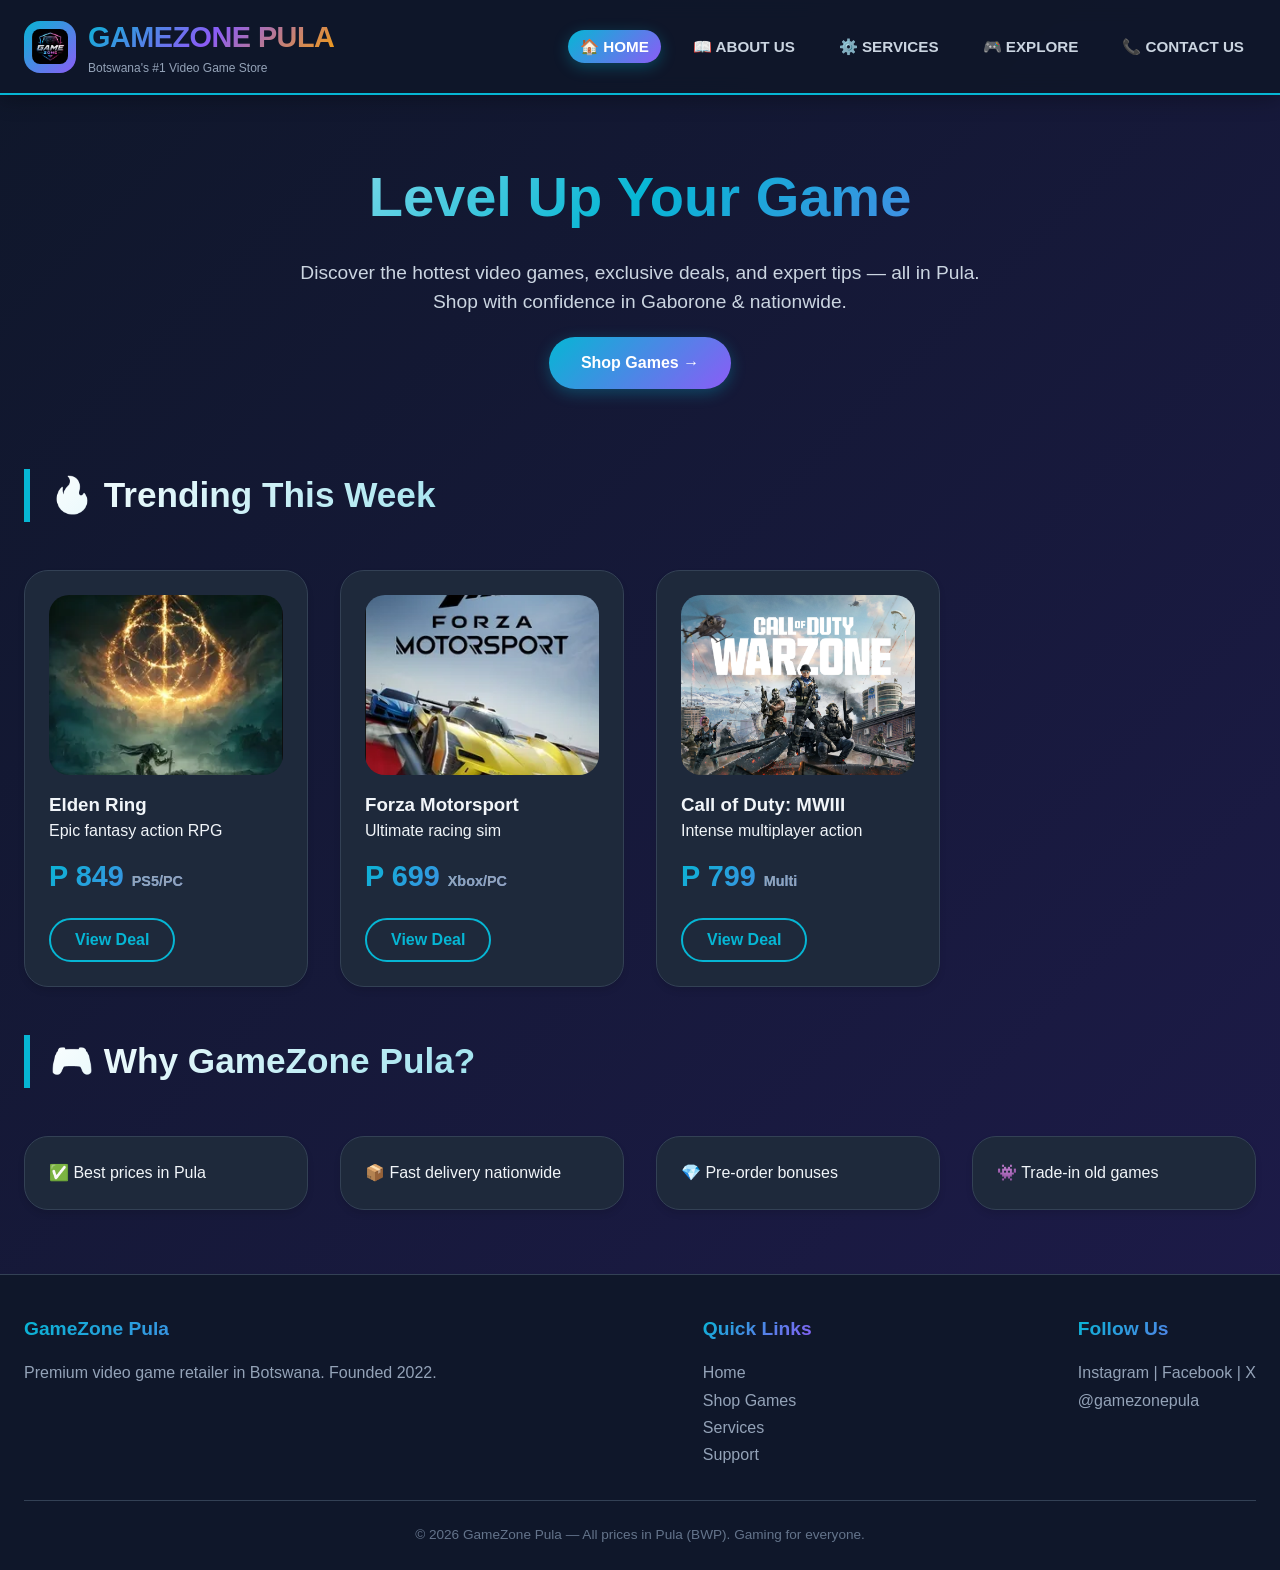
<file: index.html>
<!DOCTYPE html>
<html lang="en">
<head>
  <meta charset="UTF-8">
  <meta name="viewport" content="width=device-width, initial-scale=1.0">
  <title>GameZone Pula | Home</title>
  <link rel="stylesheet" href="css/style.css">
  <link rel="shortcut icon" href="images/logo.png" type="image/png">
</head>
<body>
  <header>
    <div class="container header-flex">
      <div class="logo-area">
        <div class="logo-icon">
          <img src="images/logo.png" alt="GameZone Pula Logo" class="logo-img">
        </div>
        <div class="logo-text">
          <h1>GAMEZONE PULA</h1>
          <p>Botswana's #1 Video Game Store</p>
        </div>
      </div>
      <nav>
        <ul>
          <li><a href="index.html" class="nav-link active">🏠 HOME</a></li>
          <li><a href="about.html" class="nav-link">📖 ABOUT US</a></li>
          <li><a href="services.html" class="nav-link">⚙️ SERVICES</a></li>
          <li><a href="explore.html" class="nav-link">🎮 EXPLORE</a></li>
          <li><a href="contact.html" class="nav-link">📞 CONTACT US</a></li>
        </ul>
      </nav>
    </div>
  </header>

  <main>
    <div class="container hero">
      <h2>Level Up Your Game</h2>
      <p>Discover the hottest video games, exclusive deals, and expert tips — all in Pula. Shop with confidence in Gaborone & nationwide.</p>
      <a href="explore.html" class="btn">Shop Games →</a>
    </div>

    <div class="container">
      <h3 class="section-title">🔥 Trending This Week</h3>
      <div class="card-grid">
        <div class="game-card">
          <div class="game-img-placeholder">
            <img src="images/elden.png" alt="Elden Ring" class="game-thumb">
          </div>
          <h3>Elden Ring</h3>
          <p>Epic fantasy action RPG</p>
          <div class="price">P 849 <small>PS5/PC</small></div>
          <a href="explore.html" class="btn-outline">View Deal</a>
        </div>
        <div class="game-card">
          <div class="game-img-placeholder">
            <img src="images/forza.png" alt="Forza Motorsport" class="game-thumb">
          </div>
          <h3>Forza Motorsport</h3>
          <p>Ultimate racing sim</p>
          <div class="price">P 699 <small>Xbox/PC</small></div>
          <a href="explore.html" class="btn-outline">View Deal</a>
        </div>
        <div class="game-card">
          <div class="game-img-placeholder">
            <img src="images/cod.png" alt="Call of Duty" class="game-thumb">
          </div>
          <h3>Call of Duty: MWIII</h3>
          <p>Intense multiplayer action</p>
          <div class="price">P 799 <small>Multi</small></div>
          <a href="explore.html" class="btn-outline">View Deal</a>
        </div>
      </div>
    </div>

    <div class="container">
      <h3 class="section-title">🎮 Why GameZone Pula?</h3>
      <div class="card-grid">
        <div class="service-card">✅ Best prices in Pula</div>
        <div class="service-card">📦 Fast delivery nationwide</div>
        <div class="service-card">💎 Pre-order bonuses</div>
        <div class="service-card">👾 Trade-in old games</div>
      </div>
    </div>
  </main>

  <footer>
    <div class="container">
      <div class="footer-grid">
        <div class="footer-col"><h4>GameZone Pula</h4><p>Premium video game retailer in Botswana. Founded 2022.</p></div>
        <div class="footer-col"><h4>Quick Links</h4><p><a href="index.html">Home</a><br><a href="explore.html">Shop Games</a><br><a href="services.html">Services</a><br><a href="contact.html">Support</a></p></div>
        <div class="footer-col"><h4>Follow Us</h4><p>Instagram | Facebook | X<br>@gamezonepula</p></div>
      </div>
      <div class="copyright">© 2026 GameZone Pula — All prices in Pula (BWP). Gaming for everyone.</div>
    </div>
  </footer>
  <script src="js/script.js"></script>
</body>
</html>
</file>
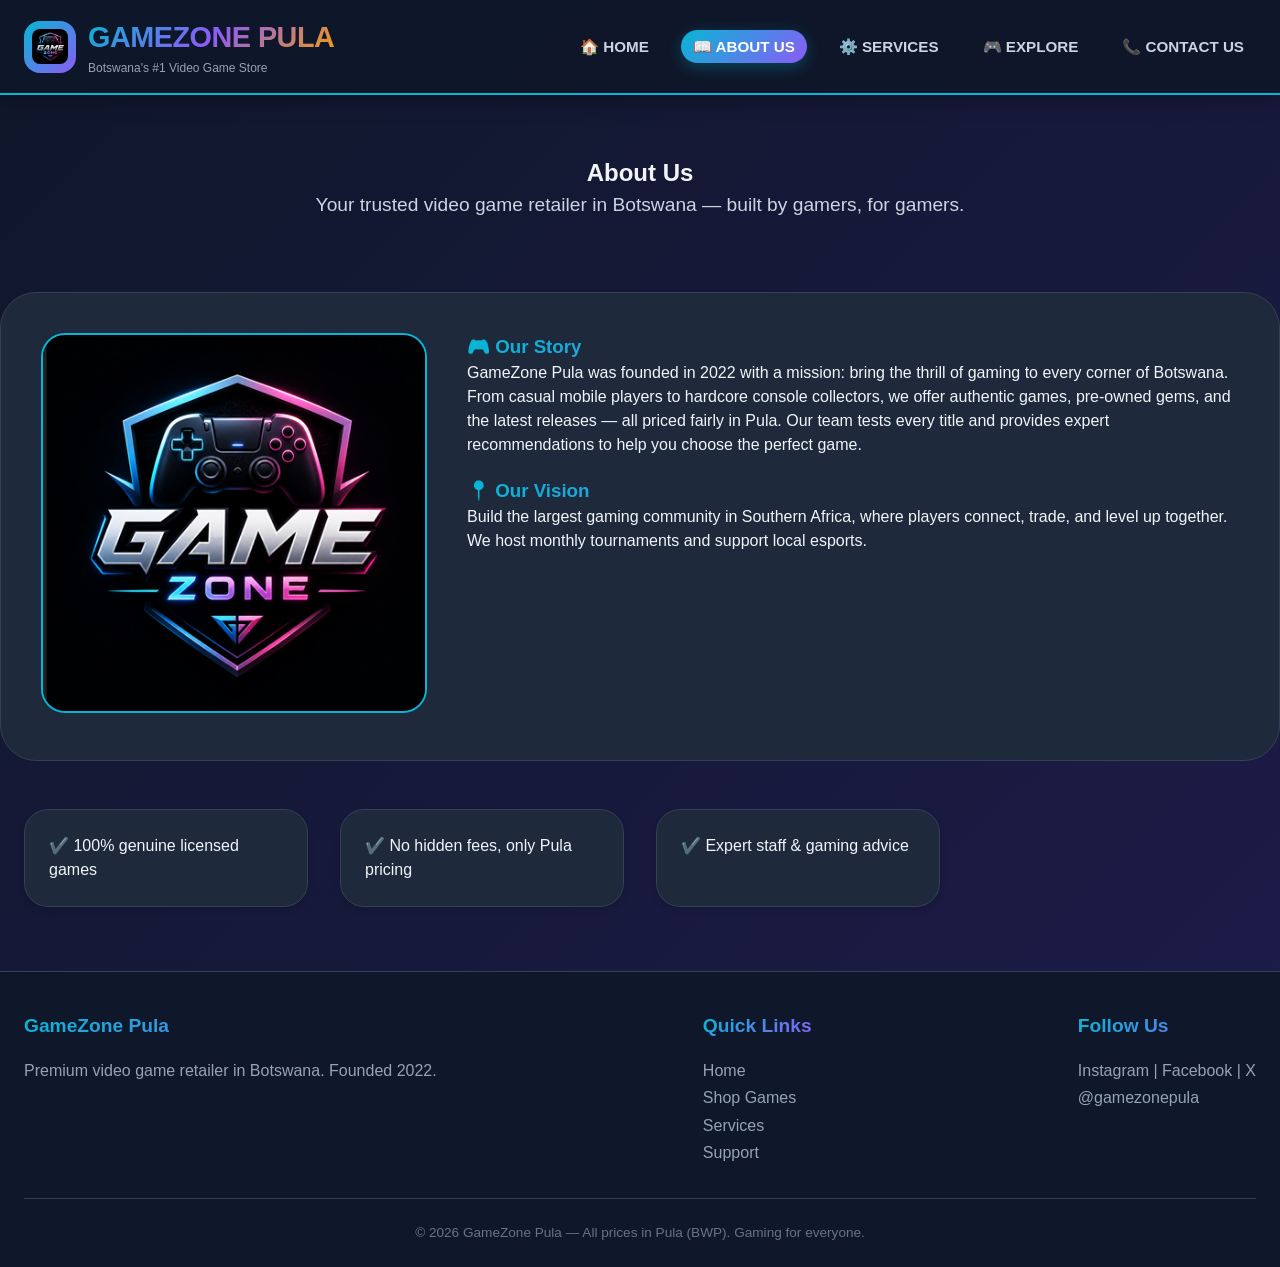
<file: about.html>
<!DOCTYPE html>
<html lang="en">
<head>
  <meta charset="UTF-8">
  <meta name="viewport" content="width=device-width, initial-scale=1.0">
  <title>GameZone Pula | About Us</title>
  <link rel="stylesheet" href="css/style.css">
  <link rel="shortcut icon" href="images/logo.png" type="image/png">
</head>
<body>
  <header>
    <div class="container header-flex">
      <div class="logo-area">
        <div class="logo-icon">
          <img src="images/logo.png" alt="GameZone Pula Logo" class="logo-img">
        </div>
        <div class="logo-text">
          <h1>GAMEZONE PULA</h1>
          <p>Botswana's #1 Video Game Store</p>
        </div>
      </div>
      <nav>
        <ul>
          <li><a href="index.html" class="nav-link">🏠 HOME</a></li>
          <li><a href="about.html" class="nav-link active">📖 ABOUT US</a></li>
          <li><a href="services.html" class="nav-link">⚙️ SERVICES</a></li>
          <li><a href="explore.html" class="nav-link">🎮 EXPLORE</a></li>
          <li><a href="contact.html" class="nav-link">📞 CONTACT US</a></li>
        </ul>
      </nav>
    </div>
  </header>

  <main>
    <div class="container page-hero">
      <h2>About Us</h2>
      <p>Your trusted video game retailer in Botswana — built by gamers, for gamers.</p>
    </div>
    
    <div class="container about-highlight">
      <div class="about-img">
        <img src="images/logo.png" alt="GameZone Pula Store" class="store-image">
      </div>
      <div class="about-text">
        <h3>🎮 Our Story</h3>
        <p>GameZone Pula was founded in 2022 with a mission: bring the thrill of gaming to every corner of Botswana. From casual mobile players to hardcore console collectors, we offer authentic games, pre-owned gems, and the latest releases — all priced fairly in Pula. Our team tests every title and provides expert recommendations to help you choose the perfect game.</p>
        <h3>📍 Our Vision</h3>
        <p>Build the largest gaming community in Southern Africa, where players connect, trade, and level up together. We host monthly tournaments and support local esports.</p>
      </div>
    </div>
    
    <div class="container card-grid">
      <div class="game-card">✔️ 100% genuine licensed games</div>
      <div class="game-card">✔️ No hidden fees, only Pula pricing</div>
      <div class="game-card">✔️ Expert staff & gaming advice</div>
    </div>
  </main>

  <footer>
    <div class="container">
      <div class="footer-grid">
        <div class="footer-col"><h4>GameZone Pula</h4><p>Premium video game retailer in Botswana. Founded 2022.</p></div>
        <div class="footer-col"><h4>Quick Links</h4><p><a href="index.html">Home</a><br><a href="explore.html">Shop Games</a><br><a href="services.html">Services</a><br><a href="contact.html">Support</a></p></div>
        <div class="footer-col"><h4>Follow Us</h4><p>Instagram | Facebook | X<br>@gamezonepula</p></div>
      </div>
      <div class="copyright">© 2026 GameZone Pula — All prices in Pula (BWP). Gaming for everyone.</div>
    </div>
  </footer>
  <script src="js/script.js"></script>
</body>
</html>
</file>
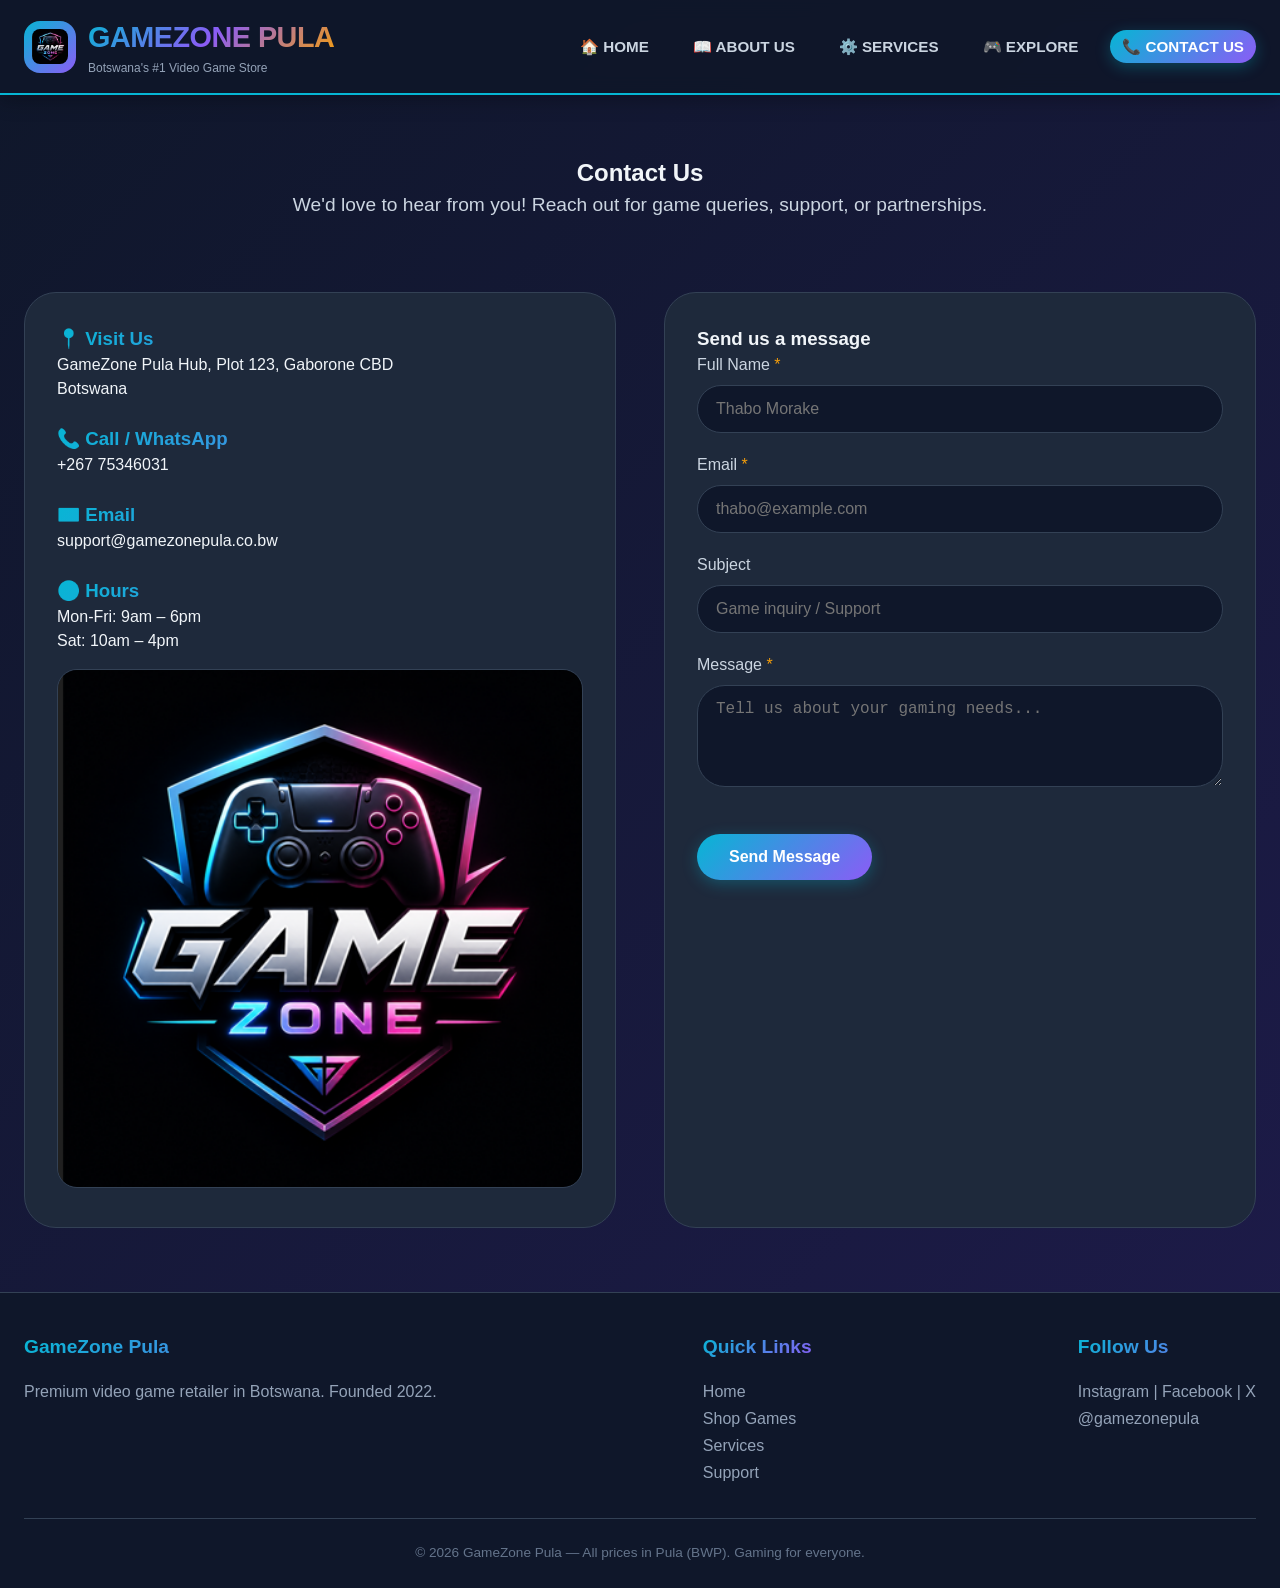
<file: contact.html>
<!DOCTYPE html>
<html lang="en">
<head>
  <meta charset="UTF-8">
  <meta name="viewport" content="width=device-width, initial-scale=1.0">
  <title>GameZone Pula | Contact Us</title>
  <link rel="stylesheet" href="css/style.css">
  <link rel="shortcut icon" href="images/logo.png" type="image/png">
</head>
<body>
  <header>
    <div class="container header-flex">
      <div class="logo-area">
        <div class="logo-icon">
          <img src="images/logo.png" alt="GameZone Pula Logo" class="logo-img">
        </div>
        <div class="logo-text">
          <h1>GAMEZONE PULA</h1>
          <p>Botswana's #1 Video Game Store</p>
        </div>
      </div>
      <nav>
        <ul>
          <li><a href="index.html" class="nav-link">🏠 HOME</a></li>
          <li><a href="about.html" class="nav-link">📖 ABOUT US</a></li>
          <li><a href="services.html" class="nav-link">⚙️ SERVICES</a></li>
          <li><a href="explore.html" class="nav-link">🎮 EXPLORE</a></li>
          <li><a href="contact.html" class="nav-link active">📞 CONTACT US</a></li>
        </ul>
      </nav>
    </div>
  </header>

  <main>
    <div class="container page-hero">
      <h2>Contact Us</h2>
      <p>We'd love to hear from you! Reach out for game queries, support, or partnerships.</p>
    </div>
    
    <div class="container contact-flex">
      <div class="contact-info">
        <h3>📍 Visit Us</h3>
        <p>GameZone Pula Hub, Plot 123, Gaborone CBD<br>Botswana</p>
        <h3>📞 Call / WhatsApp</h3>
        <p>+267 75346031</p>
        <h3>📧 Email</h3>
        <p>support@gamezonepula.co.bw</p>
        <h3>🕒 Hours</h3>
        <p>Mon-Fri: 9am – 6pm<br>Sat: 10am – 4pm</p>
        <div class="map-placeholder">
          <img src="images/logo.png" alt="Store Location" class="map-img">
        </div>
      </div>
      
      <div class="contact-form">
        <h3>Send us a message</h3>
        <form id="feedbackForm" action="#" method="post">
          <div class="form-group">
            <label>Full Name <span class="required-star">*</span></label>
            <input type="text" name="fullname" required placeholder="Thabo Morake">
          </div>
          <div class="form-group">
            <label>Email <span class="required-star">*</span></label>
            <input type="email" name="email" required placeholder="thabo@example.com">
          </div>
          <div class="form-group">
            <label>Subject</label>
            <input type="text" name="subject" placeholder="Game inquiry / Support">
          </div>
          <div class="form-group">
            <label>Message <span class="required-star">*</span></label>
            <textarea rows="4" name="message" required placeholder="Tell us about your gaming needs..."></textarea>
          </div>
          <button type="submit" class="btn">Send Message</button>
          <p class="form-feedback" id="formFeedbackMsg"></p>
        </form>
      </div>
    </div>
  </main>

  <footer>
    <div class="container">
      <div class="footer-grid">
        <div class="footer-col"><h4>GameZone Pula</h4><p>Premium video game retailer in Botswana. Founded 2022.</p></div>
        <div class="footer-col"><h4>Quick Links</h4><p><a href="index.html">Home</a><br><a href="explore.html">Shop Games</a><br><a href="services.html">Services</a><br><a href="contact.html">Support</a></p></div>
        <div class="footer-col"><h4>Follow Us</h4><p>Instagram | Facebook | X<br>@gamezonepula</p></div>
      </div>
      <div class="copyright">© 2026 GameZone Pula — All prices in Pula (BWP). Gaming for everyone.</div>
    </div>
  </footer>
  <script src="js/script.js"></script>
</body>
</html>
</file>
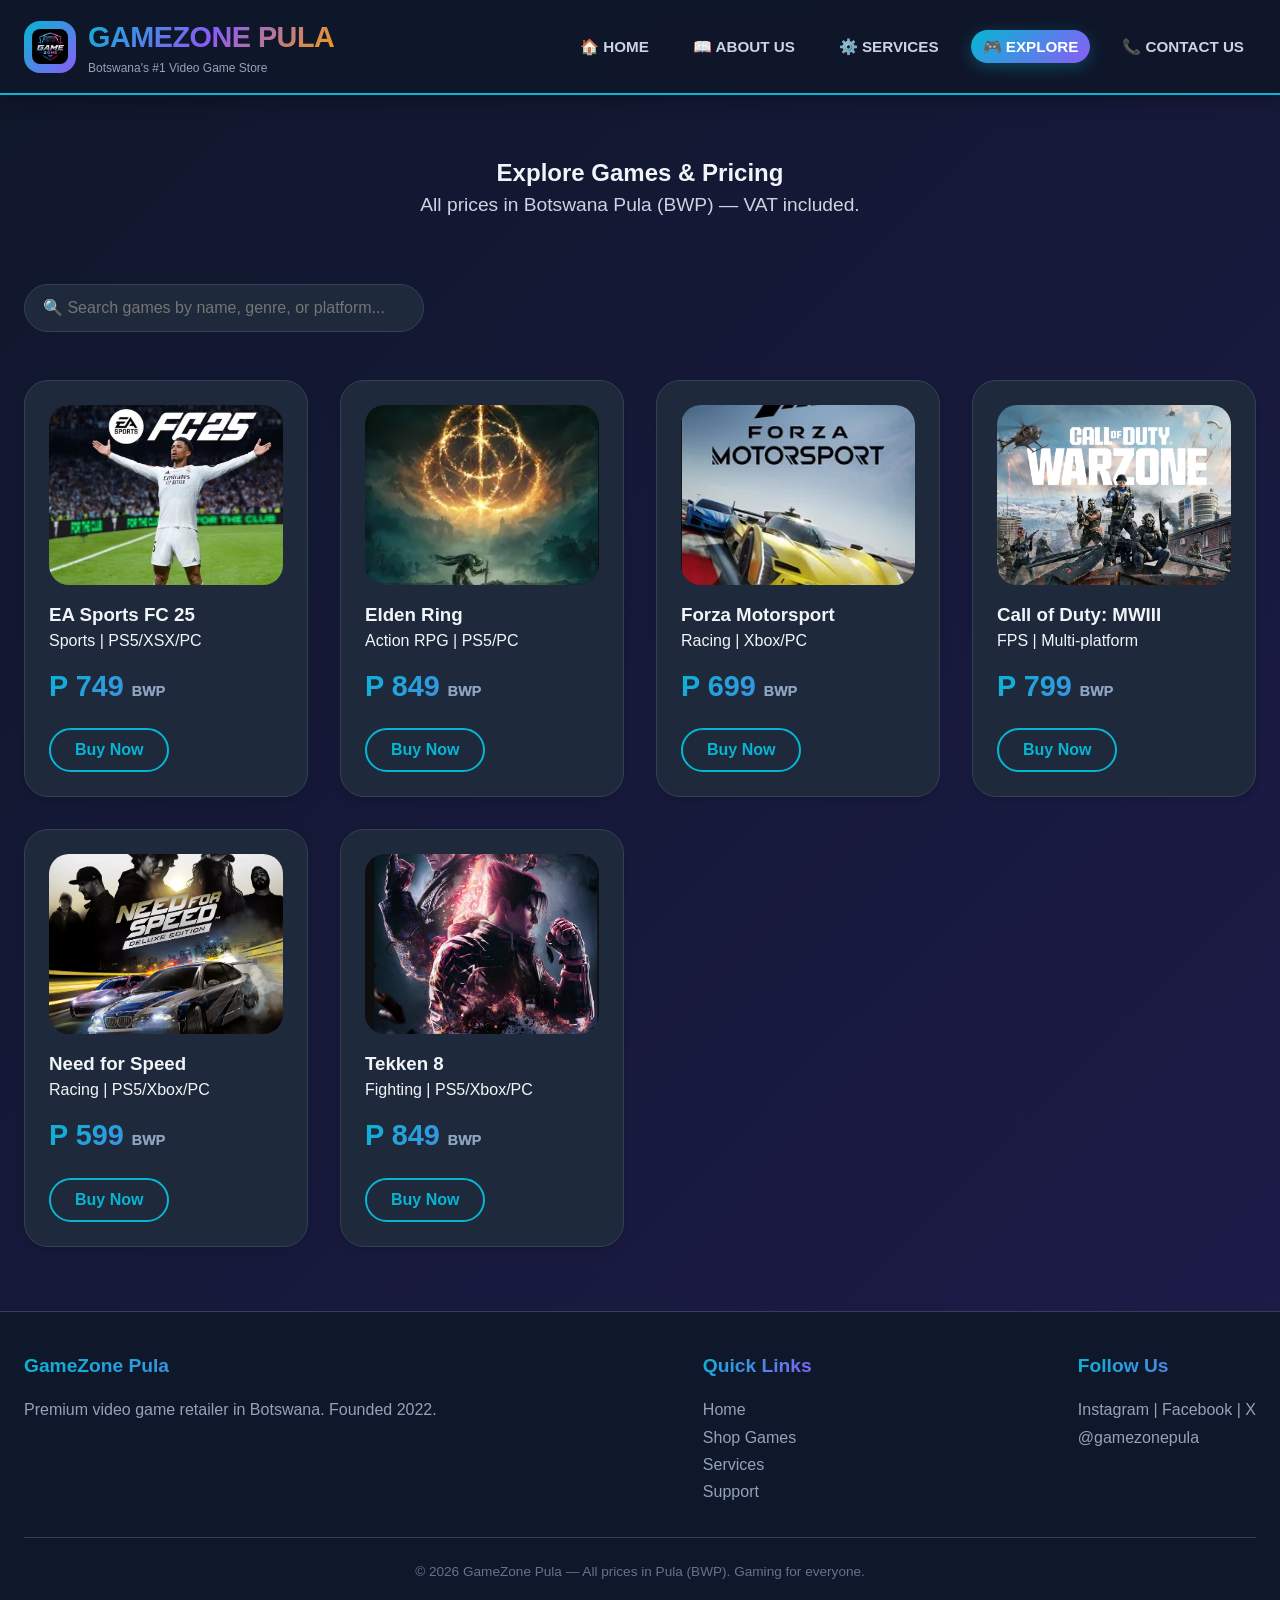
<file: explore.html>
<!DOCTYPE html>
<html lang="en">
<head>
  <meta charset="UTF-8">
  <meta name="viewport" content="width=device-width, initial-scale=1.0">
  <title>GameZone Pula | Explore Games</title>
  <link rel="stylesheet" href="css/style.css">
  <link rel="shortcut icon" href="images/logo.png" type="image/png">
</head>
<body>
  <header>
    <div class="container header-flex">
      <div class="logo-area">
        <div class="logo-icon">
          <img src="images/logo.png" alt="GameZone Pula Logo" class="logo-img">
        </div>
        <div class="logo-text">
          <h1>GAMEZONE PULA</h1>
          <p>Botswana's #1 Video Game Store</p>
        </div>
      </div>
      <nav>
        <ul>
          <li><a href="index.html" class="nav-link">🏠 HOME</a></li>
          <li><a href="about.html" class="nav-link">📖 ABOUT US</a></li>
          <li><a href="services.html" class="nav-link">⚙️ SERVICES</a></li>
          <li><a href="explore.html" class="nav-link active">🎮 EXPLORE</a></li>
          <li><a href="contact.html" class="nav-link">📞 CONTACT US</a></li>
        </ul>
      </nav>
    </div>
  </header>

  <main>
    <div class="container page-hero">
      <h2>Explore Games & Pricing</h2>
      <p>All prices in Botswana Pula (BWP) — VAT included.</p>
    </div>
    
    <div class="container">
      <div class="filter-bar">
        <input type="text" id="searchGames" placeholder="🔍 Search games by name, genre, or platform..." class="search-input">
      </div>
      <div class="card-grid" id="games-store-grid">
        <!-- Games will be loaded here via JavaScript -->
        <p style="text-align:center; padding:40px;">Loading games...</p>
      </div>
    </div>
  </main>

  <footer>
    <div class="container">
      <div class="footer-grid">
        <div class="footer-col"><h4>GameZone Pula</h4><p>Premium video game retailer in Botswana. Founded 2022.</p></div>
        <div class="footer-col"><h4>Quick Links</h4><p><a href="index.html">Home</a><br><a href="explore.html">Shop Games</a><br><a href="services.html">Services</a><br><a href="contact.html">Support</a></p></div>
        <div class="footer-col"><h4>Follow Us</h4><p>Instagram | Facebook | X<br>@gamezonepula</p></div>
      </div>
      <div class="copyright">© 2026 GameZone Pula — All prices in Pula (BWP). Gaming for everyone.</div>
    </div>
  </footer>
  <script src="js/script.js"></script>
</body>
</html>
</file>
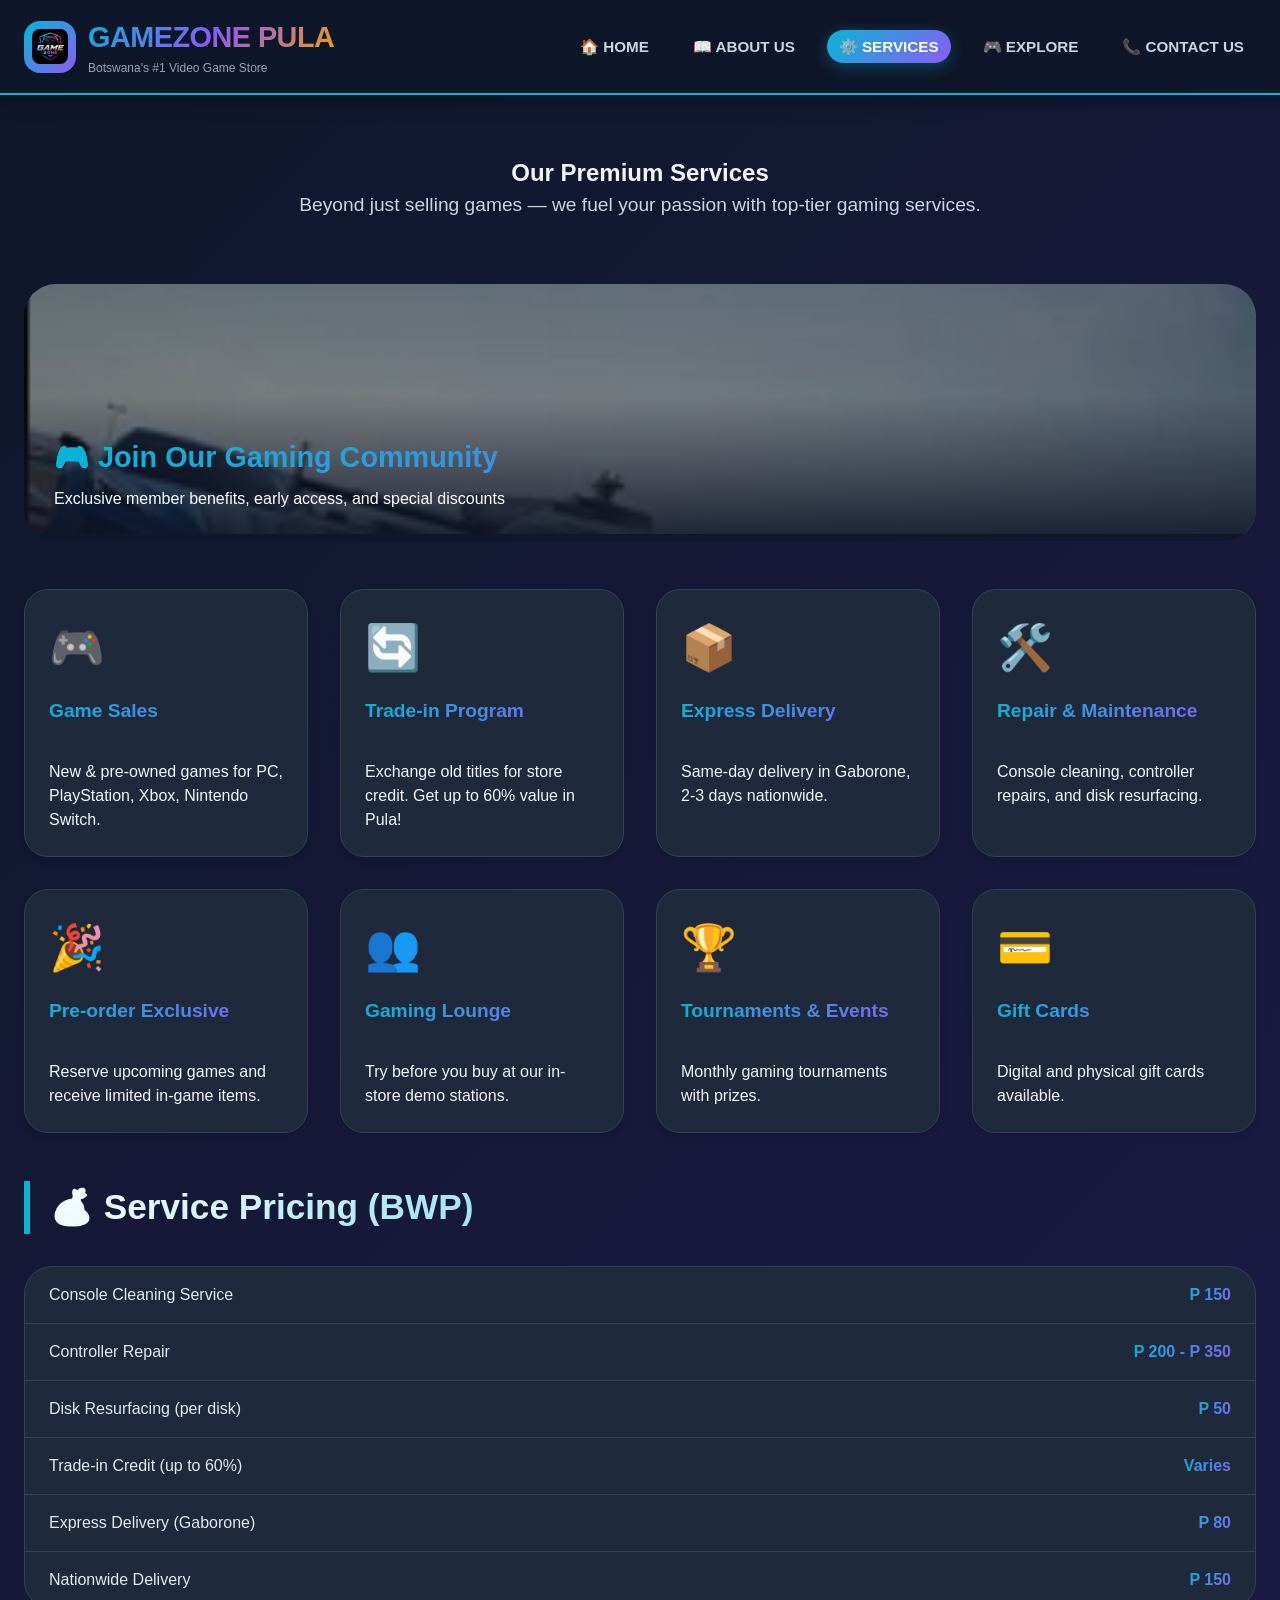
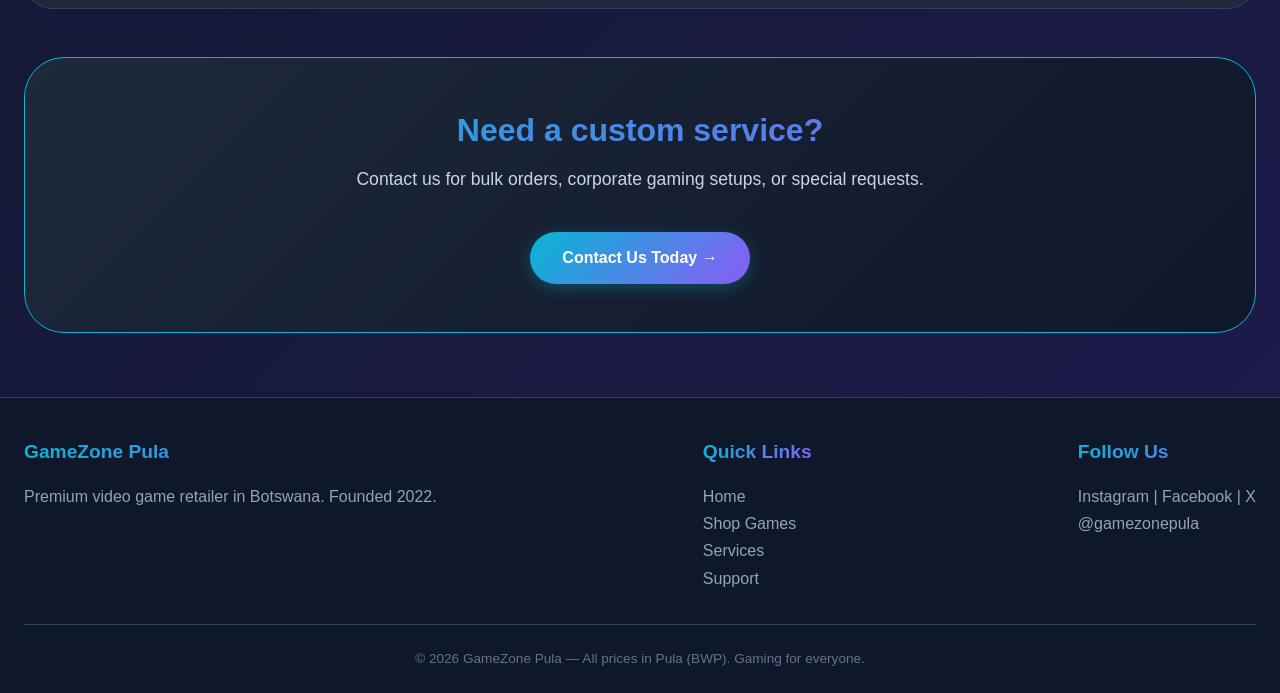
<file: services.html>
<!DOCTYPE html>
<html lang="en">
<head>
  <meta charset="UTF-8">
  <meta name="viewport" content="width=device-width, initial-scale=1.0">
  <title>GameZone Pula | Services</title>
  <link rel="stylesheet" href="css/style.css">
  <link rel="shortcut icon" href="images/logo.png" type="image/png">
</head>
<body>
  <header>
    <div class="container header-flex">
      <div class="logo-area">
        <div class="logo-icon">
          <img src="images/logo.png" alt="GameZone Pula Logo" class="logo-img">
        </div>
        <div class="logo-text">
          <h1>GAMEZONE PULA</h1>
          <p>Botswana's #1 Video Game Store</p>
        </div>
      </div>
      <nav>
        <ul>
          <li><a href="index.html" class="nav-link">🏠 HOME</a></li>
          <li><a href="about.html" class="nav-link">📖 ABOUT US</a></li>
          <li><a href="services.html" class="nav-link active">⚙️ SERVICES</a></li>
          <li><a href="explore.html" class="nav-link">🎮 EXPLORE</a></li>
          <li><a href="contact.html" class="nav-link">📞 CONTACT US</a></li>
        </ul>
      </nav>
    </div>
  </header>

  <main>
    <div class="container page-hero">
      <h2>Our Premium Services</h2>
      <p>Beyond just selling games — we fuel your passion with top-tier gaming services.</p>
    </div>

    <div class="container">
      <div class="service-banner">
        <img src="images/forza.png" alt="Gaming Service Banner" class="banner-img">
        <div class="banner-overlay">
          <h3>🎮 Join Our Gaming Community</h3>
          <p>Exclusive member benefits, early access, and special discounts</p>
        </div>
      </div>
    </div>
    
    <div class="container card-grid">
      <div class="service-card">
        <div class="service-icon">🎮</div>
        <strong>Game Sales</strong><br>New & pre-owned games for PC, PlayStation, Xbox, Nintendo Switch.
      </div>
      <div class="service-card">
        <div class="service-icon">🔄</div>
        <strong>Trade-in Program</strong><br>Exchange old titles for store credit. Get up to 60% value in Pula!
      </div>
      <div class="service-card">
        <div class="service-icon">📦</div>
        <strong>Express Delivery</strong><br>Same-day delivery in Gaborone, 2-3 days nationwide.
      </div>
      <div class="service-card">
        <div class="service-icon">🛠️</div>
        <strong>Repair & Maintenance</strong><br>Console cleaning, controller repairs, and disk resurfacing.
      </div>
      <div class="service-card">
        <div class="service-icon">🎉</div>
        <strong>Pre-order Exclusive</strong><br>Reserve upcoming games and receive limited in-game items.
      </div>
      <div class="service-card">
        <div class="service-icon">👥</div>
        <strong>Gaming Lounge</strong><br>Try before you buy at our in-store demo stations.
      </div>
      <div class="service-card">
        <div class="service-icon">🏆</div>
        <strong>Tournaments & Events</strong><br>Monthly gaming tournaments with prizes.
      </div>
      <div class="service-card">
        <div class="service-icon">💳</div>
        <strong>Gift Cards</strong><br>Digital and physical gift cards available.
      </div>
    </div>

    <div class="container">
      <h3 class="section-title">💰 Service Pricing (BWP)</h3>
      <div class="pricing-table">
        <div class="pricing-row"><div class="pricing-cell">Console Cleaning Service</div><div class="pricing-cell">P 150</div></div>
        <div class="pricing-row"><div class="pricing-cell">Controller Repair</div><div class="pricing-cell">P 200 - P 350</div></div>
        <div class="pricing-row"><div class="pricing-cell">Disk Resurfacing (per disk)</div><div class="pricing-cell">P 50</div></div>
        <div class="pricing-row"><div class="pricing-cell">Trade-in Credit (up to 60%)</div><div class="pricing-cell">Varies</div></div>
        <div class="pricing-row"><div class="pricing-cell">Express Delivery (Gaborone)</div><div class="pricing-cell">P 80</div></div>
        <div class="pricing-row"><div class="pricing-cell">Nationwide Delivery</div><div class="pricing-cell">P 150</div></div>
      </div>
    </div>

    <div class="container cta-section">
      <div class="cta-box">
        <h3>Need a custom service?</h3>
        <p>Contact us for bulk orders, corporate gaming setups, or special requests.</p>
        <a href="contact.html" class="btn">Contact Us Today →</a>
      </div>
    </div>
  </main>

  <footer>
    <div class="container">
      <div class="footer-grid">
        <div class="footer-col"><h4>GameZone Pula</h4><p>Premium video game retailer in Botswana. Founded 2022.</p></div>
        <div class="footer-col"><h4>Quick Links</h4><p><a href="index.html">Home</a><br><a href="explore.html">Shop Games</a><br><a href="services.html">Services</a><br><a href="contact.html">Support</a></p></div>
        <div class="footer-col"><h4>Follow Us</h4><p>Instagram | Facebook | X<br>@gamezonepula</p></div>
      </div>
      <div class="copyright">© 2026 GameZone Pula — All prices in Pula (BWP). Gaming for everyone.</div>
    </div>
  </footer>
  <script src="js/script.js"></script>
</body>
</html>
</file>
<file: css/style.css>
/* css/style.css - Fresh Modern Color Scheme */
* {
  margin: 0;
  padding: 0;
  box-sizing: border-box;
}

body {
  background: linear-gradient(135deg, #0f172a 0%, #1e1b4b 100%);
  font-family: 'Segoe UI', Tahoma, Geneva, Verdana, sans-serif;
  color: #f1f5f9;
  line-height: 1.5;
  min-height: 100vh;
}

.container {
  max-width: 1280px;
  margin: 0 auto;
  padding: 0 24px;
}

/* Header & Navigation - New Colors */
header {
  background: rgba(15, 23, 42, 0.95);
  backdrop-filter: blur(10px);
  border-bottom: 2px solid #06b6d4;
  padding: 16px 0;
  position: sticky;
  top: 0;
  z-index: 100;
  box-shadow: 0 4px 20px rgba(0, 0, 0, 0.3);
}

.header-flex {
  display: flex;
  align-items: center;
  justify-content: space-between;
  flex-wrap: wrap;
  gap: 20px;
}

.logo-area {
  display: flex;
  align-items: center;
  gap: 12px;
}

.logo-icon {
  width: 52px;
  height: 52px;
  display: flex;
  align-items: center;
  justify-content: center;
  background: linear-gradient(135deg, #06b6d4, #8b5cf6);
  border-radius: 16px;
  padding: 8px;
}

.logo-img {
  width: 100%;
  height: auto;
  max-width: 100%;
  border-radius: 8px;
}

.logo-text h1 {
  font-size: 1.8rem;
  letter-spacing: -0.5px;
  background: linear-gradient(135deg, #06b6d4, #8b5cf6, #f59e0b);
  background-clip: text;
  -webkit-background-clip: text;
  color: transparent;
}

.logo-text p {
  font-size: 0.75rem;
  color: #94a3b8;
}

nav ul {
  display: flex;
  gap: 20px;
  list-style: none;
  flex-wrap: wrap;
}

nav a {
  text-decoration: none;
  color: #cbd5e1;
  font-weight: 600;
  font-size: 0.95rem;
  transition: 0.3s;
  padding: 8px 12px;
  border-radius: 30px;
  background: transparent;
}

nav a:hover, nav a.active {
  color: white;
  background: linear-gradient(135deg, #06b6d4, #8b5cf6);
  box-shadow: 0 4px 15px rgba(6, 182, 212, 0.3);
}

/* Footer - New Colors */
footer {
  background: #0f172a;
  padding: 40px 0 24px;
  margin-top: 64px;
  border-top: 1px solid #334155;
}

.footer-grid {
  display: flex;
  justify-content: space-between;
  flex-wrap: wrap;
  gap: 32px;
  margin-bottom: 32px;
}

.footer-col h4 {
  background: linear-gradient(135deg, #06b6d4, #8b5cf6);
  background-clip: text;
  -webkit-background-clip: text;
  color: transparent;
  margin-bottom: 16px;
  font-size: 1.2rem;
}

.footer-col p, .footer-col a {
  color: #94a3b8;
  text-decoration: none;
  line-height: 1.7;
}

.footer-col a:hover {
  color: #06b6d4;
}

.copyright {
  text-align: center;
  padding-top: 24px;
  border-top: 1px solid #334155;
  font-size: 0.85rem;
  color: #64748b;
}

/* Hero Sections */
.hero, .page-hero {
  padding: 60px 0 40px;
  text-align: center;
}

.hero h2 {
  font-size: 3.5rem;
  background: linear-gradient(135deg, #ffffff, #06b6d4, #8b5cf6);
  background-clip: text;
  -webkit-background-clip: text;
  color: transparent;
  margin-bottom: 20px;
}

.hero p, .page-hero p {
  font-size: 1.2rem;
  color: #cbd5e1;
  max-width: 700px;
  margin: 0 auto;
}

/* Buttons */
.btn {
  display: inline-block;
  background: linear-gradient(135deg, #06b6d4, #8b5cf6);
  color: white;
  padding: 14px 32px;
  font-weight: bold;
  border-radius: 40px;
  text-decoration: none;
  transition: 0.3s;
  margin-top: 20px;
  border: none;
  cursor: pointer;
  font-size: 1rem;
  box-shadow: 0 4px 15px rgba(6, 182, 212, 0.3);
}

.btn-outline {
  display: inline-block;
  background: transparent;
  border: 2px solid #06b6d4;
  color: #06b6d4;
  padding: 8px 24px;
  border-radius: 40px;
  text-decoration: none;
  font-weight: bold;
  transition: 0.3s;
  margin-top: 8px;
}

.btn:hover, .btn-outline:hover {
  transform: translateY(-3px);
  box-shadow: 0 8px 25px rgba(6, 182, 212, 0.4);
  background: linear-gradient(135deg, #0891b2, #7c3aed);
  color: white;
  border-color: transparent;
}

/* Cards Grid */
.card-grid {
  display: grid;
  grid-template-columns: repeat(auto-fill, minmax(280px, 1fr));
  gap: 32px;
  margin: 48px 0;
}

.game-card, .service-card {
  background: #1e293b;
  border-radius: 24px;
  padding: 24px;
  transition: 0.3s ease;
  border: 1px solid #334155;
  box-shadow: 0 4px 6px rgba(0, 0, 0, 0.1);
}

.game-card:hover, .service-card:hover {
  transform: translateY(-8px);
  border-color: #06b6d4;
  box-shadow: 0 20px 30px -12px rgba(6, 182, 212, 0.2);
  background: #334155;
}

.game-img-placeholder {
  background: #0f172a;
  height: 180px;
  border-radius: 20px;
  display: flex;
  align-items: center;
  justify-content: center;
  overflow: hidden;
  margin-bottom: 16px;
}

.game-thumb {
  width: 100%;
  height: 100%;
  object-fit: cover;
}

.price {
  font-size: 1.8rem;
  font-weight: bold;
  background: linear-gradient(135deg, #06b6d4, #8b5cf6);
  background-clip: text;
  -webkit-background-clip: text;
  color: transparent;
  margin: 12px 0;
}

.price small {
  font-size: 0.9rem;
  color: #94a3b8;
}

/* Service Banner */
.service-banner {
  position: relative;
  width: 100%;
  border-radius: 32px;
  overflow: hidden;
  margin: 24px 0;
}

.banner-img {
  width: 100%;
  height: 250px;
  object-fit: cover;
  filter: brightness(0.6);
}

.banner-overlay {
  position: absolute;
  bottom: 0;
  left: 0;
  right: 0;
  background: linear-gradient(transparent, rgba(15, 23, 42, 0.9));
  padding: 40px 30px 30px;
  color: white;
}

.banner-overlay h3 {
  font-size: 1.8rem;
  background: linear-gradient(135deg, #06b6d4, #8b5cf6);
  background-clip: text;
  -webkit-background-clip: text;
  color: transparent;
  margin-bottom: 8px;
}

/* Pricing Table */
.pricing-table {
  background: #1e293b;
  border-radius: 28px;
  overflow: hidden;
  margin: 32px 0;
  border: 1px solid #334155;
}

.pricing-row {
  display: flex;
  justify-content: space-between;
  padding: 16px 24px;
  border-bottom: 1px solid #334155;
  transition: 0.2s;
}

.pricing-row:last-child {
  border-bottom: none;
}

.pricing-row:hover {
  background: #334155;
}

.pricing-cell:first-child {
  font-weight: 500;
  color: #e2e8f0;
}

.pricing-cell:last-child {
  background: linear-gradient(135deg, #06b6d4, #8b5cf6);
  background-clip: text;
  -webkit-background-clip: text;
  color: transparent;
  font-weight: bold;
}

/* Forms */
.form-group {
  margin-bottom: 20px;
}

input, select, textarea {
  width: 100%;
  padding: 14px 18px;
  background: #0f172a;
  border: 1px solid #334155;
  border-radius: 28px;
  color: #f1f5f9;
  font-size: 1rem;
  transition: 0.3s;
}

input:focus, textarea:focus, select:focus {
  outline: none;
  border-color: #06b6d4;
  box-shadow: 0 0 0 3px rgba(6, 182, 212, 0.1);
}

label {
  font-weight: 500;
  margin-bottom: 8px;
  display: block;
  color: #cbd5e1;
}

.contact-flex {
  display: flex;
  gap: 48px;
  flex-wrap: wrap;
  margin: 32px 0;
}

.contact-info, .contact-form {
  flex: 1;
  background: #1e293b;
  padding: 32px;
  border-radius: 32px;
  border: 1px solid #334155;
}

.contact-info h3 {
  margin-top: 24px;
  background: linear-gradient(135deg, #06b6d4, #8b5cf6);
  background-clip: text;
  -webkit-background-clip: text;
  color: transparent;
}

.contact-info h3:first-child {
  margin-top: 0;
}

.required-star {
  color: #f59e0b;
}

.section-title {
  font-size: 2.2rem;
  margin: 40px 0 20px;
  border-left: 6px solid #06b6d4;
  padding-left: 20px;
  background: linear-gradient(135deg, #ffffff, #06b6d4);
  background-clip: text;
  -webkit-background-clip: text;
  color: transparent;
}

.about-highlight {
  background: #1e293b;
  padding: 40px;
  border-radius: 36px;
  margin: 32px 0;
  display: flex;
  gap: 40px;
  flex-wrap: wrap;
  border: 1px solid #334155;
}

.about-img {
  flex: 1;
}

.store-image {
  width: 100%;
  border-radius: 24px;
  border: 2px solid #06b6d4;
}

.about-text {
  flex: 2;
}

.about-text h3 {
  background: linear-gradient(135deg, #06b6d4, #8b5cf6);
  background-clip: text;
  -webkit-background-clip: text;
  color: transparent;
  margin-top: 20px;
}

.about-text h3:first-child {
  margin-top: 0;
}

.service-icon {
  font-size: 2.8rem;
  margin-bottom: 16px;
  display: inline-block;
}

.service-card strong {
  display: block;
  font-size: 1.2rem;
  margin-bottom: 10px;
  background: linear-gradient(135deg, #06b6d4, #8b5cf6);
  background-clip: text;
  -webkit-background-clip: text;
  color: transparent;
}

.filter-bar {
  margin: 24px 0;
}

.search-input {
  width: 100%;
  max-width: 400px;
  background: #1e293b;
  border: 1px solid #334155;
}

.map-img {
  width: 100%;
  border-radius: 20px;
  margin-top: 16px;
  border: 1px solid #334155;
}

.form-feedback {
  margin-top: 12px;
  font-size: 0.85rem;
}

/* Call to Action */
.cta-section {
  margin: 48px 0 24px;
}

.cta-box {
  background: linear-gradient(135deg, #1e293b, #0f172a);
  border-radius: 40px;
  padding: 48px 32px;
  text-align: center;
  border: 1px solid #06b6d4;
}

.cta-box h3 {
  font-size: 2rem;
  background: linear-gradient(135deg, #06b6d4, #8b5cf6);
  background-clip: text;
  -webkit-background-clip: text;
  color: transparent;
  margin-bottom: 12px;
}

.cta-box p {
  font-size: 1.1rem;
  margin-bottom: 20px;
  color: #cbd5e1;
}

/* Mobile Responsive */
@media (max-width: 768px) {
  .header-flex {
    flex-direction: column;
    text-align: center;
  }
  nav ul {
    justify-content: center;
  }
  .hero h2 {
    font-size: 2.2rem;
  }
  .section-title {
    font-size: 1.6rem;
  }
  .contact-flex {
    flex-direction: column;
  }
  .about-highlight {
    flex-direction: column;
  }
  .pricing-row {
    flex-direction: column;
    text-align: center;
    gap: 8px;
  }
  .banner-overlay h3 {
    font-size: 1.2rem;
  }
  .cta-box h3 {
    font-size: 1.5rem;
  }
}

/* Scrollbar Styling */
::-webkit-scrollbar {
  width: 10px;
}

::-webkit-scrollbar-track {
  background: #0f172a;
}

::-webkit-scrollbar-thumb {
  background: linear-gradient(135deg, #06b6d4, #8b5cf6);
  border-radius: 10px;
}

::-webkit-scrollbar-thumb:hover {
  background: #0891b2;
}
</file>
